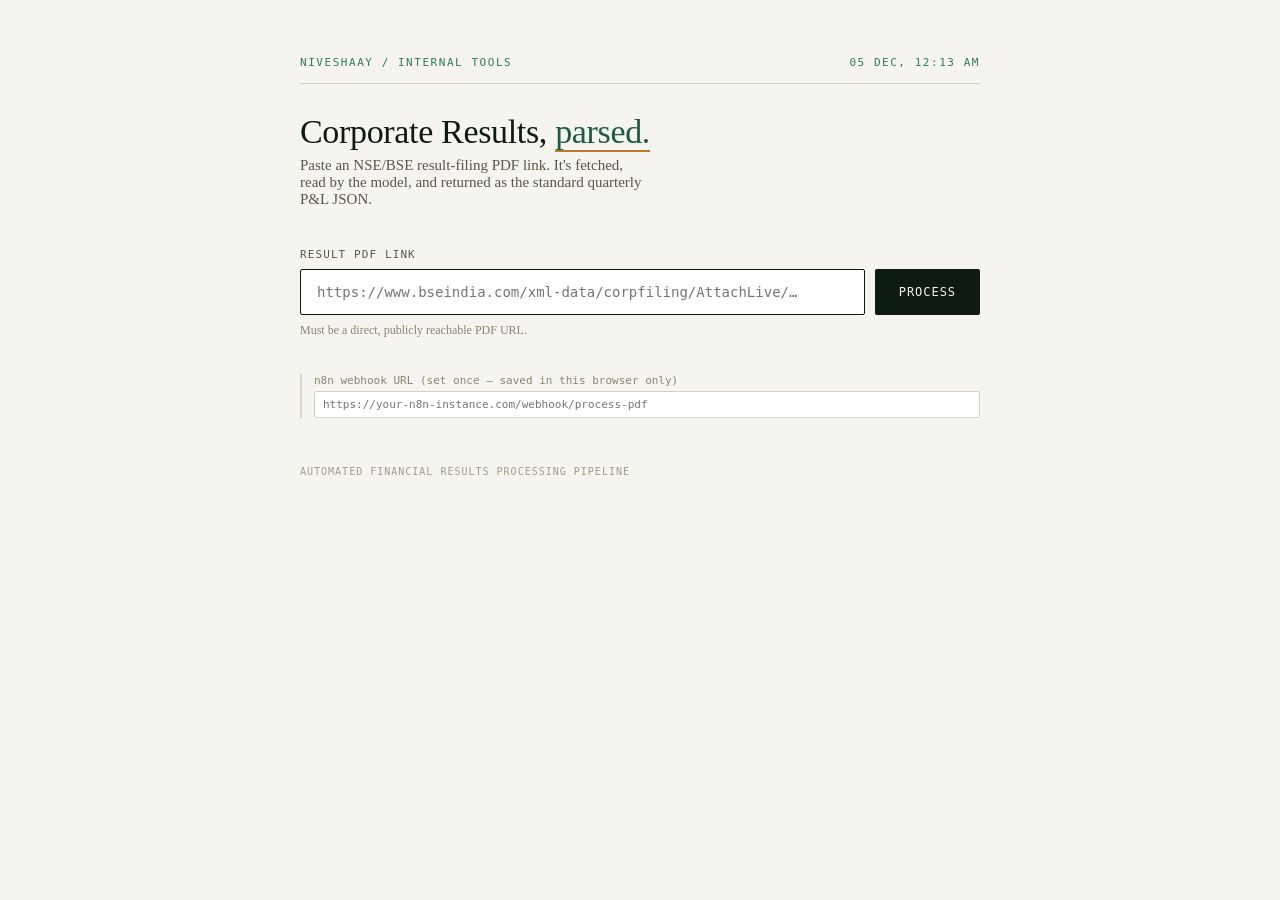
<file: pdf-process.html>
<!DOCTYPE html>
<html lang="en">
<head>
<meta charset="UTF-8">
<meta name="viewport" content="width=device-width, initial-scale=1.0">
<title>Niveshaay · Results Processor</title>
<style>
  :root{
    --ink:#0d1b12;
    --paper:#f6f4ee;
    --line:#d8d2c2;
    --green-deep:#1f5c3f;
    --green-mid:#2f7d54;
    --amber:#c07a2c;
    --mono: "IBM Plex Mono","SF Mono",Consolas,monospace;
    --serif: "Iowan Old Style","Georgia",serif;
  }
  *{box-sizing:border-box;}
  body{
    margin:0;
    background:var(--paper);
    color:var(--ink);
    font-family:var(--serif);
    min-height:100vh;
    display:flex;
    justify-content:center;
    padding:56px 20px;
  }
  .sheet{
    width:100%;
    max-width:680px;
  }
  .ticker{
    font-family:var(--mono);
    font-size:11px;
    letter-spacing:.14em;
    text-transform:uppercase;
    color:var(--green-mid);
    border-bottom:1px solid var(--line);
    padding-bottom:14px;
    margin-bottom:28px;
    display:flex;
    justify-content:space-between;
  }
  h1{
    font-size:34px;
    line-height:1.15;
    margin:0 0 6px;
    font-weight:500;
    letter-spacing:-.01em;
  }
  h1 em{
    color:var(--green-deep);
    font-style:normal;
    border-bottom:2px solid var(--amber);
  }
  .sub{
    color:#5a5648;
    font-size:15px;
    margin:0 0 40px;
    max-width:46ch;
  }
  label{
    display:block;
    font-family:var(--mono);
    font-size:11px;
    letter-spacing:.1em;
    text-transform:uppercase;
    color:#5a5648;
    margin-bottom:8px;
  }
  .input-row{
    display:flex;
    gap:10px;
    margin-bottom:8px;
  }
  input[type=url]{
    flex:1;
    font-family:var(--mono);
    font-size:14px;
    padding:14px 16px;
    border:1.5px solid var(--ink);
    background:#fff;
    color:var(--ink);
    border-radius:2px;
    outline:none;
  }
  input[type=url]:focus{
    border-color:var(--green-deep);
    box-shadow:0 0 0 3px rgba(31,92,63,.12);
  }
  button{
    font-family:var(--mono);
    font-size:12px;
    letter-spacing:.08em;
    text-transform:uppercase;
    background:var(--ink);
    color:var(--paper);
    border:none;
    padding:0 24px;
    border-radius:2px;
    cursor:pointer;
    transition:background .15s ease;
  }
  button:hover:not(:disabled){background:var(--green-deep);}
  button:disabled{opacity:.5;cursor:default;}
  .hint{
    font-size:12px;
    color:#8a8471;
    margin:0 0 36px;
  }
  .config{
    font-family:var(--mono);
    font-size:11px;
    color:#8a8471;
    margin-bottom:36px;
    border-left:2px solid var(--line);
    padding-left:12px;
  }
  .config input{
    font-family:var(--mono);
    font-size:11px;
    border:1px solid var(--line);
    background:#fff;
    padding:6px 8px;
    width:100%;
    margin-top:4px;
    border-radius:2px;
  }
  .status{
    display:none;
    align-items:center;
    gap:10px;
    font-family:var(--mono);
    font-size:12px;
    color:var(--green-deep);
    margin-bottom:20px;
  }
  .status.show{display:flex;}
  .dot{
    width:8px;height:8px;border-radius:50%;
    background:var(--green-mid);
    animation:pulse 1.1s ease-in-out infinite;
  }
  @keyframes pulse{0%,100%{opacity:.3;}50%{opacity:1;}}
  .panel{
    border:1.5px solid var(--ink);
    border-radius:2px;
    background:#fff;
    display:none;
  }
  .panel.show{display:block;}
  .panel.error{border-color:#a4402f;}
  .panel-head{
    display:flex;
    justify-content:space-between;
    align-items:center;
    padding:12px 16px;
    border-bottom:1px solid var(--line);
    font-family:var(--mono);
    font-size:11px;
    letter-spacing:.1em;
    text-transform:uppercase;
  }
  .panel.error .panel-head{color:#a4402f;border-color:#e3c3bc;}
  .panel.ok .panel-head{color:var(--green-deep);}
  .copy-btn{
    background:none;border:1px solid var(--line);
    color:var(--ink);
    font-size:10px;
    padding:4px 10px;
    border-radius:2px;
  }
  pre{
    margin:0;
    padding:16px;
    font-family:var(--mono);
    font-size:12.5px;
    line-height:1.55;
    overflow-x:auto;
    white-space:pre;
    max-height:520px;
    overflow-y:auto;
  }
  .error-msg{
    padding:16px;
    font-family:var(--mono);
    font-size:13px;
    color:#7a2e21;
  }
  footer{
    margin-top:48px;
    font-family:var(--mono);
    font-size:10px;
    color:#a29c88;
    text-transform:uppercase;
    letter-spacing:.1em;
  }
</style>
</head>
<body>
<div class="sheet">

  <div class="ticker">
    <span>Niveshaay / Internal Tools</span>
    <span id="clock"></span>
  </div>

  <h1>Corporate Results, <em>parsed.</em></h1>
  <p class="sub">Paste an NSE/BSE result-filing PDF link. It's fetched, read by the model, and returned as the standard quarterly P&amp;L JSON.</p>

  <form id="form">
    <label for="pdf_link">Result PDF link</label>
    <div class="input-row">
      <input type="url" id="pdf_link" placeholder="https://www.bseindia.com/xml-data/corpfiling/AttachLive/…" required>
      <button type="submit" id="submitBtn">Process</button>
    </div>
    <p class="hint">Must be a direct, publicly reachable PDF URL.</p>

    <div class="config">
      n8n webhook URL (set once — saved in this browser only)
      <input type="url" id="webhook_url" placeholder="https://your-n8n-instance.com/webhook/process-pdf">
    </div>
  </form>

  <div class="status" id="status"><span class="dot"></span><span id="statusText">Fetching PDF and calling Gemini…</span></div>

  <div class="panel" id="panel">
    <div class="panel-head">
      <span id="panelTitle">Result</span>
      <button class="copy-btn" id="copyBtn" style="display:none;">Copy JSON</button>
    </div>
    <div id="panelBody"></div>
  </div>

  <footer>Automated Financial Results Processing Pipeline</footer>
</div>

<script>
const form = document.getElementById('form');
const pdfInput = document.getElementById('pdf_link');
const webhookInput = document.getElementById('webhook_url');
const submitBtn = document.getElementById('submitBtn');
const statusEl = document.getElementById('status');
const statusText = document.getElementById('statusText');
const panel = document.getElementById('panel');
const panelTitle = document.getElementById('panelTitle');
const panelBody = document.getElementById('panelBody');
const copyBtn = document.getElementById('copyBtn');

// Persist the webhook URL locally so the user only types it once per browser
const savedWebhook = localStorage.getItem('niveshaay_webhook_url');
if (savedWebhook) webhookInput.value = savedWebhook;

function setClock(){
  document.getElementById('clock').textContent =
    new Date().toLocaleString('en-IN', { hour: '2-digit', minute:'2-digit', day:'2-digit', month:'short' });
}
setClock();
setInterval(setClock, 30000);

function showPanel(kind, title){
  panel.className = 'panel show ' + kind;
  panelTitle.textContent = title;
}

let lastJsonText = '';

form.addEventListener('submit', async (e) => {
  e.preventDefault();

  const pdfLink = pdfInput.value.trim();
  const webhookUrl = webhookInput.value.trim();

  if (!webhookUrl) {
    showPanel('error', 'Setup needed');
    copyBtn.style.display = 'none';
    panelBody.innerHTML = '<div class="error-msg">Enter your n8n webhook URL above first (it is the "Production URL" from the Webhook node).</div>';
    return;
  }

  localStorage.setItem('niveshaay_webhook_url', webhookUrl);

  submitBtn.disabled = true;
  statusEl.classList.add('show');
  panel.classList.remove('show');
  statusText.textContent = 'Fetching PDF and calling Gemini…';

  try {
    const res = await fetch(webhookUrl, {
      method: 'POST',
      headers: { 'Content-Type': 'application/json' },
      body: JSON.stringify({ pdf_link: pdfLink })
    });

    let body;
    try {
      body = await res.json();
    } catch {
      body = { success: false, error: 'The workflow did not return valid JSON (HTTP ' + res.status + ').' };
    }

    if (body.success === false || !res.ok) {
      showPanel('error', 'Could not process this filing');
      copyBtn.style.display = 'none';
      panelBody.innerHTML = '<div class="error-msg">' + (body.error || ('Request failed with status ' + res.status)) + '</div>';
    } else {
      const payload = body.data !== undefined ? body.data : body;
      lastJsonText = JSON.stringify(payload, null, 2);
      showPanel('ok', (payload.company_name || 'Result') + ' — JSON output');
      copyBtn.style.display = 'inline-block';
      panelBody.innerHTML = '<pre>' + lastJsonText.replace(/</g,'&lt;') + '</pre>';
    }
  } catch (err) {
    showPanel('error', 'Network error');
    copyBtn.style.display = 'none';
    panelBody.innerHTML = '<div class="error-msg">Could not reach the webhook: ' + err.message + '. Check the URL and that your n8n workflow is active.</div>';
  } finally {
    submitBtn.disabled = false;
    statusEl.classList.remove('show');
  }
});

copyBtn.addEventListener('click', () => {
  navigator.clipboard.writeText(lastJsonText);
  copyBtn.textContent = 'Copied';
  setTimeout(() => copyBtn.textContent = 'Copy JSON', 1200);
});
</script>
</body>
</html>
</file>
